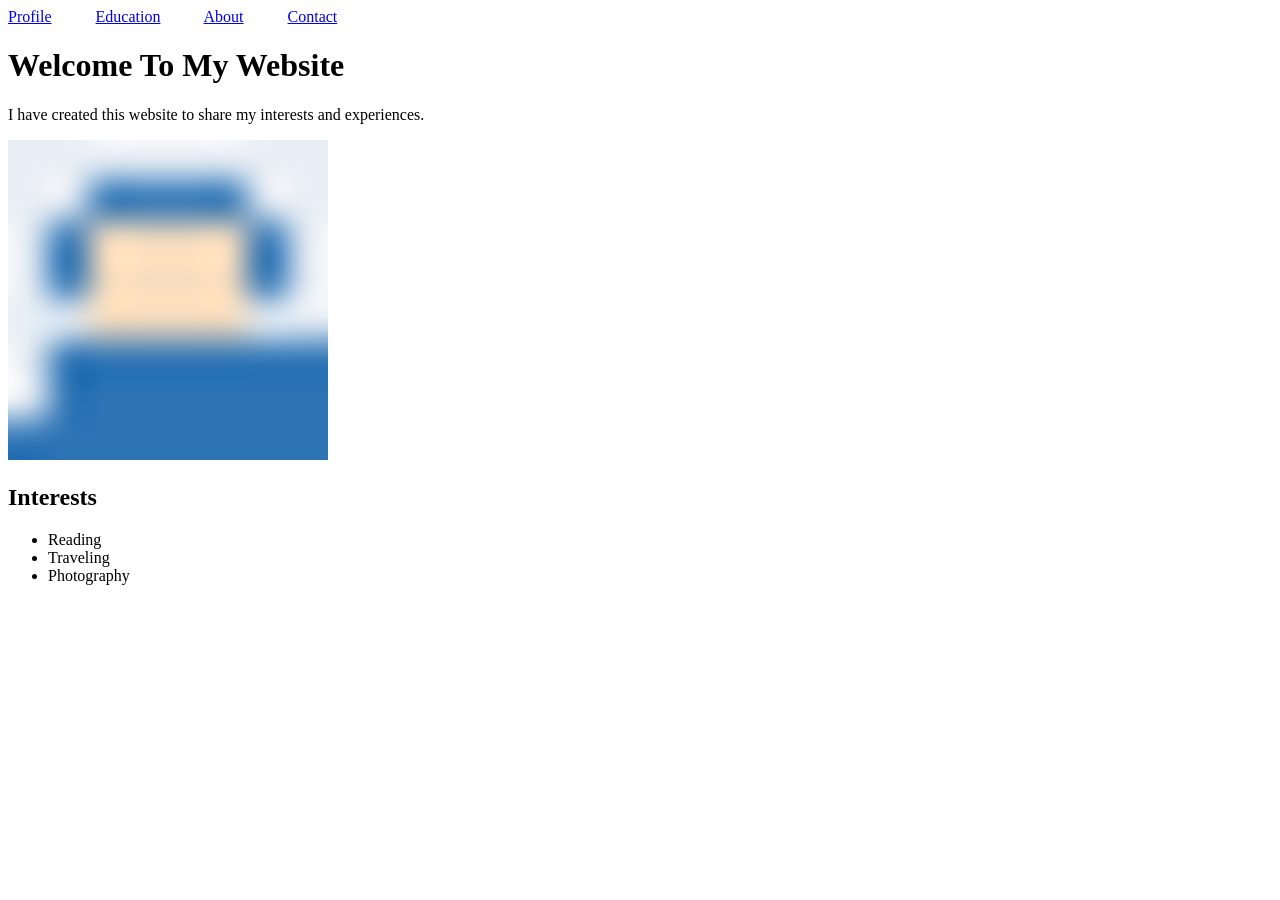
<file: Week1/index.html>
<!DOCTYPE html>
<html lang="en">
<head>
    <meta charset="UTF-8">
    <meta name="viewport" content="width=device-width, initial-scale=1.0">
    <title>Hello, World</title>
</head>
<body>
    <a href="pages/profile.html" style="margin-right: 40px;">Profile</a>
    <a href="pages/education.html" style="margin-right: 40px;">Education</a>
    <a href="pages/about_us.html" style="margin-right: 40px;">About</a>
    <a href="pages/contact.html">Contact</a>


    <h1>Welcome To My Website</h1>

    <p>I have created this website to share my interests and experiences.</p>

    <img src="images/prof_image.jpg" alt="Picture of the author">

    <h2>Interests</h2>
    <ul>
        <li>Reading</li>
        <li>Traveling</li>
        <li>Photography</li>
    </ul>

</body>
</html>
</file>
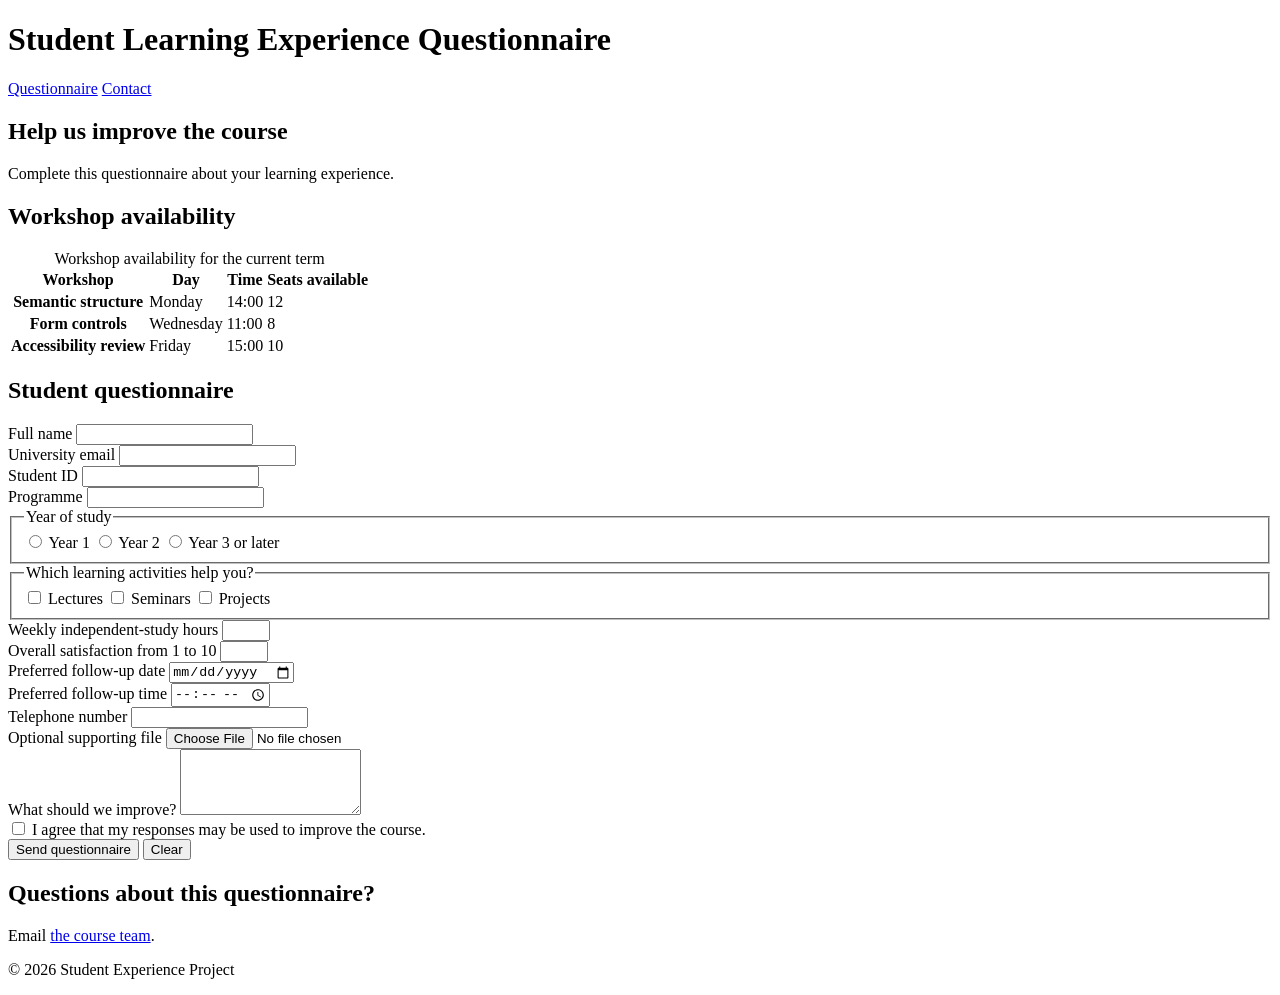
<file: Week2/index.html>
<!DOCTYPE html>
<html lang="en">
<head>
  <meta charset="UTF-8">
  <meta name="viewport" content="width=device-width, initial-scale=1.0">
  <title>Student Learning Experience Questionnaire</title>
</head>

<body>
  <!-- Updated page title and semantic structure start here -->

  <header id="page-header">
    <h1>Student Learning Experience Questionnaire</h1>

    <nav aria-label="Page navigation">
      <a href="#questionnaire">Questionnaire</a>
      <a href="#contact">Contact</a>
    </nav>
  </header>

  <main id="page-main">
    <section id="introduction">
      <h2>Help us improve the course</h2>
      <p>Complete this questionnaire about your learning experience.</p>
    </section>

    <section aria-labelledby="workshop-availability">
      <h2 id="workshop-availability">Workshop availability</h2>

      <table>
        <caption>Workshop availability for the current term</caption>
        <thead>
          <tr>
            <th scope="col">Workshop</th>
            <th scope="col">Day</th>
            <th scope="col">Time</th>
            <th scope="col">Seats available</th>
          </tr>
        </thead>
        <tbody>
          <tr>
            <th scope="row">Semantic structure</th>
            <td>Monday</td>
            <td>14:00</td>
            <td>12</td>
          </tr>
          <tr>
            <th scope="row">Form controls</th>
            <td>Wednesday</td>
            <td>11:00</td>
            <td>8</td>
          </tr>
          <tr>
            <th scope="row">Accessibility review</th>
            <td>Friday</td>
            <td>15:00</td>
            <td>10</td>
          </tr>
        </tbody>
      </table>
      
    </section>

    <section id="questionnaire" aria-labelledby="questionnaire-heading">
      <h2 id="questionnaire-heading">Student questionnaire</h2>

      <form action="#" method="get">
        <div>
          <label for="full-name">Full name</label>
          <input id="full-name" name="full-name" type="text" required>
        </div>

        <div>
          <label for="email">University email</label>
          <input id="email" type="email" name="email" required>
        </div>

        <div>
          <label for="student-id">Student ID</label>
          <input id="student-id" type="text" name="student-id" required>
        </div>

        <div>
          <label for="programme">Programme</label>
          <input id="programme" type="text" name="programme" required>
        </div>

        <fieldset>
          <legend>Year of study</legend>
          <label><input type="radio" name="year" value="year-1" required> Year 1</label>
          <label><input type="radio" name="year" value="year-2"> Year 2</label>
          <label><input type="radio" name="year" value="year-3-plus"> Year 3 or later</label>
        </fieldset>

        <fieldset>
          <legend>Which learning activities help you?</legend>
          <label><input type="checkbox" name="activity" value="lectures"> Lectures</label>
          <label><input type="checkbox" name="activity" value="seminars"> Seminars</label>
          <label><input type="checkbox" name="activity" value="projects"> Projects</label>
        </fieldset>

        <div>
          <label for="hours">Weekly independent-study hours</label>
          <input id="hours" type="number" name="hours" min="0" max="80" step="1" required>
        </div>

        <div>
          <label for="satisfaction">Overall satisfaction from 1 to 10</label>
          <input id="satisfaction" type="number" name="satisfaction" min="1" max="10" step="1" required>
        </div>

        <div>
          <label for="follow-up-date">Preferred follow-up date</label>
          <input id="follow-up-date" type="date" name="follow-up-date" required>
        </div>

        <div>
          <label for="follow-up-time">Preferred follow-up time</label>
          <input id="follow-up-time" type="time" name="follow-up-time" required>
        </div>

        <div>
          <label for="phone">Telephone number</label>
          <input id="phone" type="tel" name="phone" pattern="[0-9+()\-\s]{8,}" required>
        </div>

        <div>
          <label for="portfolio">Optional supporting file</label>
          <input id="portfolio" type="file" name="portfolio" accept=".pdf,.doc,.docx,.png,.jpg,.jpeg">
        </div>

        <div>
          <label for="comments">What should we improve?</label>
          <textarea id="comments" name="comments" rows="4" maxlength="500" required></textarea>
        </div>

        <div>
          <label>
            <input type="checkbox" name="consent" required>
            I agree that my responses may be used to improve the course.
          </label>
        </div>

        <div>
          <button type="submit">Send questionnaire</button>
          <button type="reset">Clear</button>
        </div>
      </form>
    </section>

    <section id="contact">
      <h2>Questions about this questionnaire?</h2>
      <p>Email <a href="mailto:course@example.edu">the course team</a>.</p>
    </section>
  </main>

  <footer>
    <p>&copy; 2026 Student Experience Project</p>
  </footer>
</body>
</html>
</file>
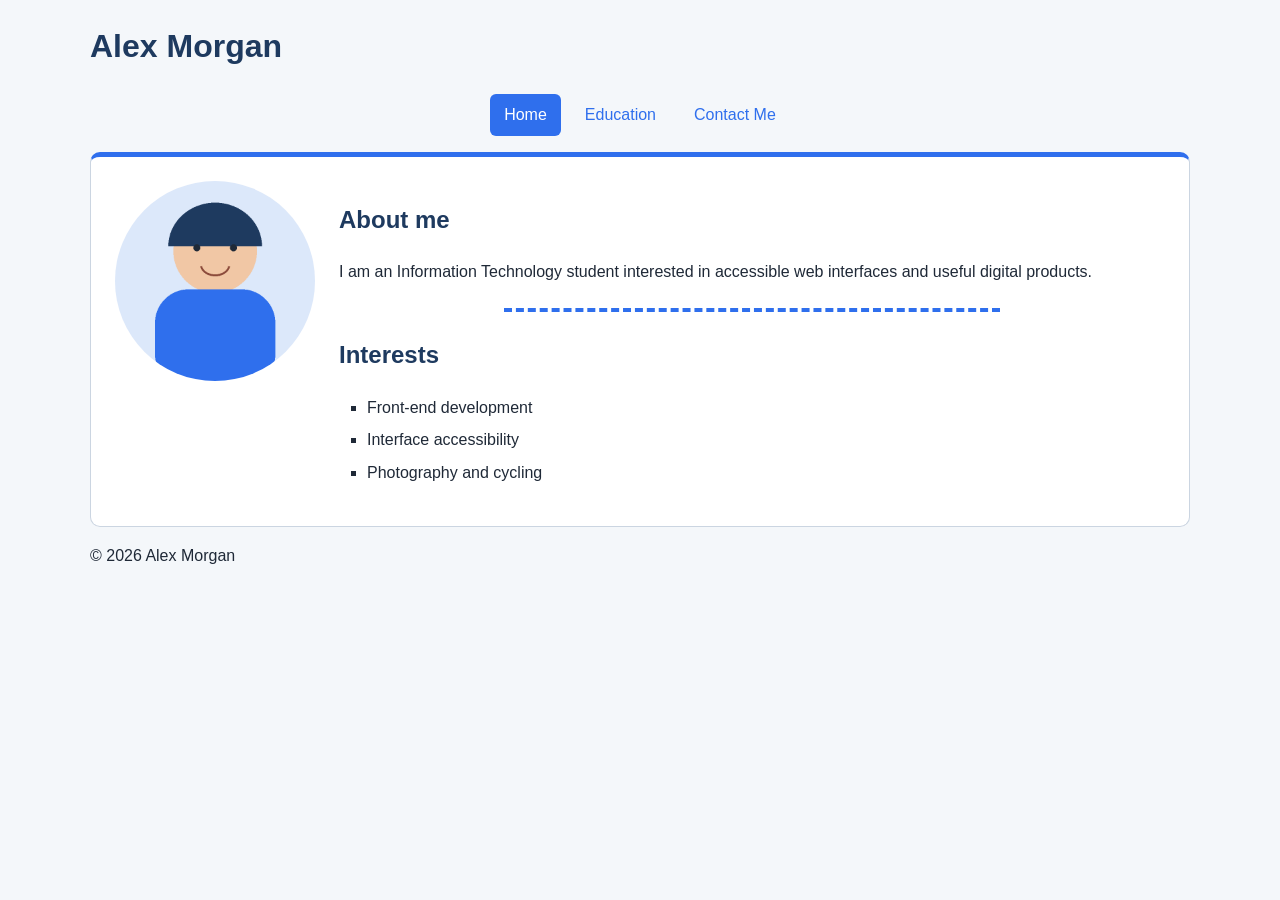
<file: Week3/index.html>
<!DOCTYPE html>
<html lang="en">
<head>
  <meta charset="UTF-8">
  <meta name="viewport" content="width=device-width, initial-scale=1.0">
  <meta name="description" content="Student personal website homepage">
  <title>Alex Morgan | Home</title>
  <link rel="stylesheet" href="css/styles.css">
</head>
<body>
  <header>
    <h1>Alex Morgan</h1>
    <nav aria-label="Main navigation">
      <ul class="nav-list">
        <li><a aria-current="page" href="index.html">Home</a></li>
        <li><a href="education.html">Education</a></li>
        <li><a href="contact.html">Contact Me</a></li>
      </ul>
    </nav>
  </header>
  <main>
    <section class="profile-card featured">
      <img class="profile-picture" src="images/profile.png" alt="Illustrated profile portrait of Alex Morgan">
      <div>
        <h2>About me</h2>
        <p>I am an Information Technology student interested in accessible web interfaces and useful digital products.</p>
        <hr>
        <h2>Interests</h2>
        <ul class="interest-list">
          <li>Front-end development</li>
          <li>Interface accessibility</li>
          <li>Photography and cycling</li>
        </ul>
      </div>
    </section>
  </main>
  <footer><p>&copy; 2026 Alex Morgan</p></footer>
</body>
</html>
</file>
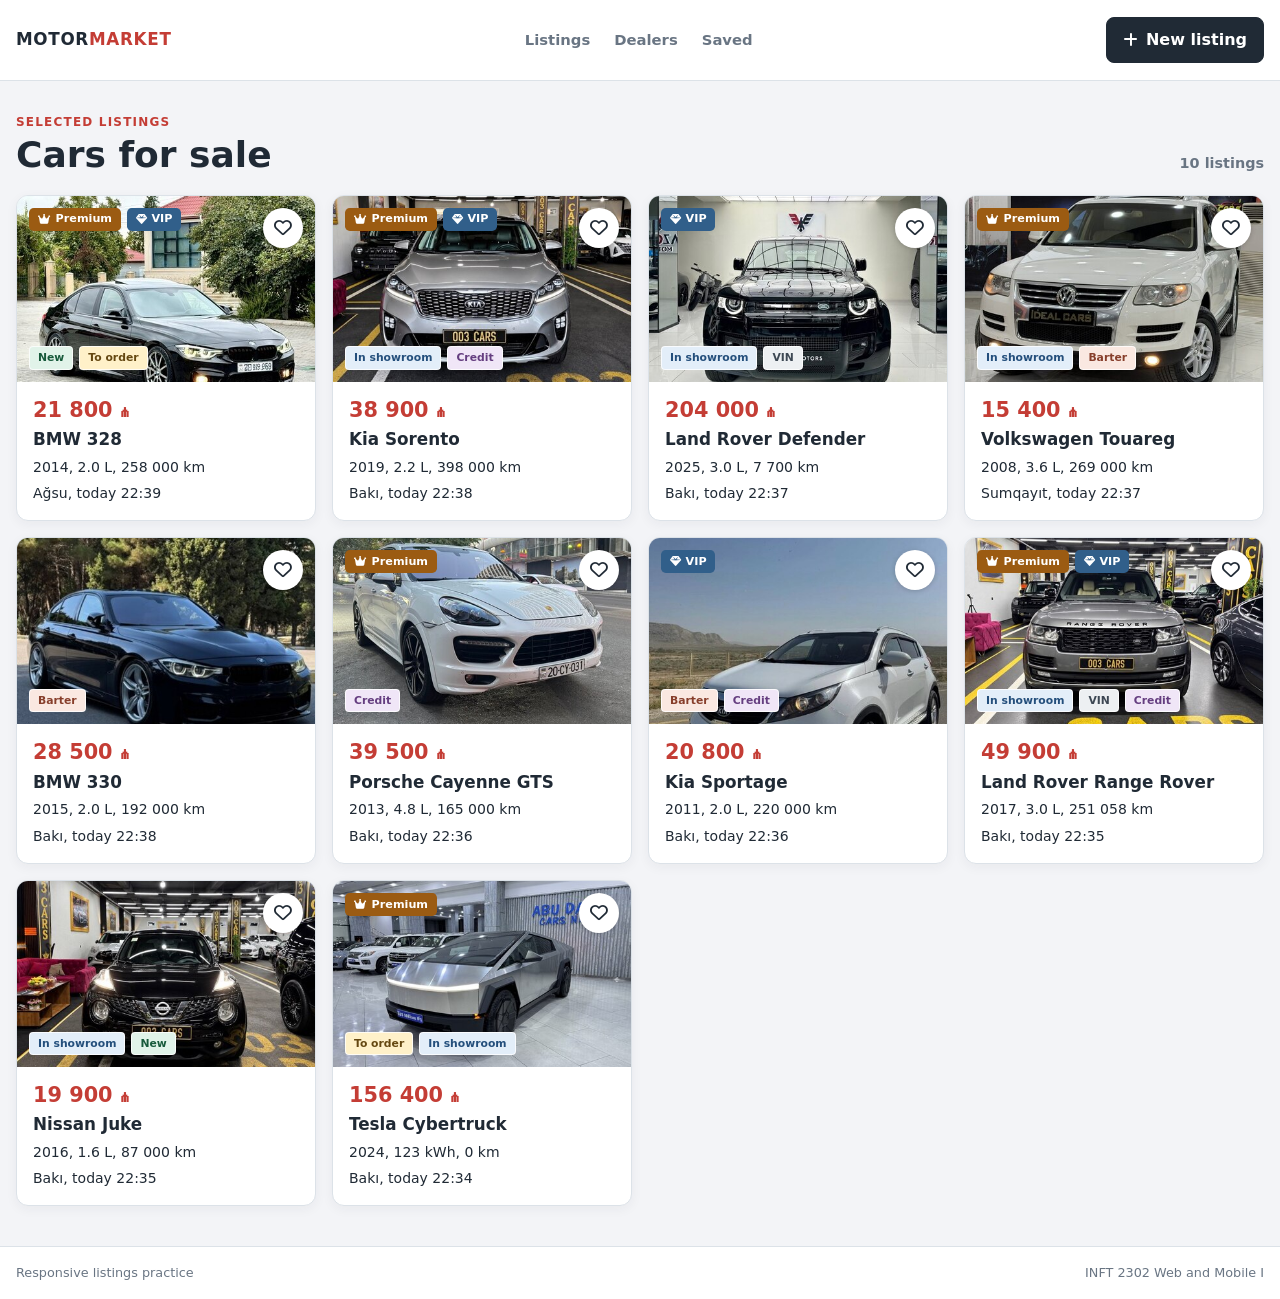
<file: Week4/index.html>
<!DOCTYPE html>
<html lang="en">
<head>
  <meta charset="UTF-8">
  <meta name="viewport" content="width=device-width, initial-scale=1.0">
  <title>Motor Market Listings</title>
  <link rel="preconnect" href="https://cdnjs.cloudflare.com">
  <link rel="stylesheet" href="assets/fontawesome/css/all.min.css">
  <link rel="stylesheet" href="variables-example.css">
  <link rel="stylesheet" href="styles.css">
</head>
<body>
  <header class="site-header">
    <div class="container header-inner">
      <a class="brand" href="#">MOTOR<span>MARKET</span></a>
      <nav aria-label="Main navigation">
        <ul class="nav-list">
          <li><a href="#listings">Listings</a></li>
          <li><a href="#">Dealers</a></li>
          <li><a href="#">Saved</a></li>
        </ul>
      </nav>
      <button class="sell-button" type="button"><i class="fa-solid fa-plus" aria-hidden="true"></i> New listing</button>
    </div>
  </header>




  
  <main class="container" id="listings">
    <section class="section-heading">
      <div>
        <p class="eyebrow">Selected listings</p>
        <h1>Cars for sale</h1>
      </div>
      <p class="result-count">10 listings</p>
    </section>

    <div class="card-list">
      <article class="car-card">
        <div class="car-card__image">
          <img src="images/car-01.jpg" alt="Blue BMW 328">
          <div class="promo-badges"><span class="promo promo--premium"><i class="fa-solid fa-crown"></i><span>Premium</span></span><span class="promo promo--vip"><i class="fa-solid fa-gem"></i><span>VIP</span></span></div>
          <div class="status-tags"><span class="tag tag--new">New</span><span class="tag tag--order">To order</span></div>
          <button class="favorite" type="button" aria-label="Add BMW 328 to favourites"><i class="fa-regular fa-heart"></i></button>
        </div>
        <div class="car-card__content"><p class="price">21 800 ₼</p><h2>BMW 328</h2><p>2014, 2.0 L, 258 000 km</p><p class="meta">Ağsu, today 22:39</p></div>
      </article>

      <article class="car-card">
        <div class="car-card__image">
          <img src="images/car-02.jpg" alt="White Kia Sorento">
          <div class="promo-badges"><span class="promo promo--premium"><i class="fa-solid fa-crown"></i><span>Premium</span></span><span class="promo promo--vip"><i class="fa-solid fa-gem"></i><span>VIP</span></span></div>
          <div class="status-tags"><span class="tag tag--dealer">In showroom</span><span class="tag tag--credit">Credit</span></div>
          <button class="favorite" type="button" aria-label="Add Kia Sorento to favourites"><i class="fa-regular fa-heart"></i></button>
        </div>
        <div class="car-card__content"><p class="price">38 900 ₼</p><h2>Kia Sorento</h2><p>2019, 2.2 L, 398 000 km</p><p class="meta">Bakı, today 22:38</p></div>
      </article>

      <article class="car-card">
        <div class="car-card__image">
          <img src="images/car-03.jpg" alt="Black Land Rover Defender">
          <div class="promo-badges"><span class="promo promo--vip"><i class="fa-solid fa-gem"></i><span>VIP</span></span></div>
          <div class="status-tags"><span class="tag tag--dealer">In showroom</span><span class="tag tag--vin">VIN</span></div>
          <button class="favorite" type="button" aria-label="Add Land Rover Defender to favourites"><i class="fa-regular fa-heart"></i></button>
        </div>
        <div class="car-card__content"><p class="price">204 000 ₼</p><h2>Land Rover Defender</h2><p>2025, 3.0 L, 7 700 km</p><p class="meta">Bakı, today 22:37</p></div>
      </article>

      <article class="car-card">
        <div class="car-card__image">
          <img src="images/car-04.jpg" alt="Black Volkswagen Touareg">
          <div class="promo-badges"><span class="promo promo--premium"><i class="fa-solid fa-crown"></i><span>Premium</span></span></div>
          <div class="status-tags"><span class="tag tag--dealer">In showroom</span><span class="tag tag--barter">Barter</span></div>
          <button class="favorite" type="button" aria-label="Add Volkswagen Touareg to favourites"><i class="fa-regular fa-heart"></i></button>
        </div>
        <div class="car-card__content"><p class="price">15 400 ₼</p><h2>Volkswagen Touareg</h2><p>2008, 3.6 L, 269 000 km</p><p class="meta">Sumqayıt, today 22:37</p></div>
      </article>

      <article class="car-card">
        <div class="car-card__image">
          <img src="images/car-05.jpg" alt="Blue BMW 330">
          <div class="status-tags"><span class="tag tag--barter">Barter</span></div>
          <button class="favorite" type="button" aria-label="Add BMW 330 to favourites"><i class="fa-regular fa-heart"></i></button>
        </div>
        <div class="car-card__content"><p class="price">28 500 ₼</p><h2>BMW 330</h2><p>2015, 2.0 L, 192 000 km</p><p class="meta">Bakı, today 22:38</p></div>
      </article>

      <article class="car-card">
        <div class="car-card__image">
          <img src="images/car-06.jpg" alt="Black Porsche Cayenne GTS">
          <div class="promo-badges"><span class="promo promo--premium"><i class="fa-solid fa-crown"></i><span>Premium</span></span></div>
          <div class="status-tags"><span class="tag tag--credit">Credit</span></div>
          <button class="favorite" type="button" aria-label="Add Porsche Cayenne to favourites"><i class="fa-regular fa-heart"></i></button>
        </div>
        <div class="car-card__content"><p class="price">39 500 ₼</p><h2>Porsche Cayenne GTS</h2><p>2013, 4.8 L, 165 000 km</p><p class="meta">Bakı, today 22:36</p></div>
      </article>

      <article class="car-card">
        <div class="car-card__image">
          <img src="images/car-07.jpg" alt="White Kia Sportage">
          <div class="promo-badges"><span class="promo promo--vip"><i class="fa-solid fa-gem"></i><span>VIP</span></span></div>
          <div class="status-tags"><span class="tag tag--barter">Barter</span><span class="tag tag--credit">Credit</span></div>
          <button class="favorite" type="button" aria-label="Add Kia Sportage to favourites"><i class="fa-regular fa-heart"></i></button>
        </div>
        <div class="car-card__content"><p class="price">20 800 ₼</p><h2>Kia Sportage</h2><p>2011, 2.0 L, 220 000 km</p><p class="meta">Bakı, today 22:36</p></div>
      </article>

      <article class="car-card">
        <div class="car-card__image">
          <img src="images/car-08.jpg" alt="White Land Rover Range Rover">
          <div class="promo-badges"><span class="promo promo--premium"><i class="fa-solid fa-crown"></i><span>Premium</span></span><span class="promo promo--vip"><i class="fa-solid fa-gem"></i><span>VIP</span></span></div>
          <div class="status-tags"><span class="tag tag--dealer">In showroom</span><span class="tag tag--vin">VIN</span><span class="tag tag--credit">Credit</span></div>
          <button class="favorite" type="button" aria-label="Add Range Rover to favourites"><i class="fa-regular fa-heart"></i></button>
        </div>
        <div class="car-card__content"><p class="price">49 900 ₼</p><h2>Land Rover Range Rover</h2><p>2017, 3.0 L, 251 058 km</p><p class="meta">Bakı, today 22:35</p></div>
      </article>

      <article class="car-card">
        <div class="car-card__image">
          <img src="images/car-09.jpg" alt="Red Nissan Juke">
          <div class="status-tags"><span class="tag tag--dealer">In showroom</span><span class="tag tag--new">New</span></div>
          <button class="favorite" type="button" aria-label="Add Nissan Juke to favourites"><i class="fa-regular fa-heart"></i></button>
        </div>
        <div class="car-card__content"><p class="price">19 900 ₼</p><h2>Nissan Juke</h2><p>2016, 1.6 L, 87 000 km</p><p class="meta">Bakı, today 22:35</p></div>
      </article>

      <article class="car-card">
        <div class="car-card__image">
          <img src="images/car-10.jpg" alt="Silver Tesla Cybertruck">
          <div class="promo-badges"><span class="promo promo--premium"><i class="fa-solid fa-crown"></i><span>Premium</span></span></div>
          <div class="status-tags"><span class="tag tag--order">To order</span><span class="tag tag--dealer">In showroom</span></div>
          <button class="favorite" type="button" aria-label="Add Tesla Cybertruck to favourites"><i class="fa-regular fa-heart"></i></button>
        </div>
        <div class="car-card__content"><p class="price">156 400 ₼</p><h2>Tesla Cybertruck</h2><p>2024, 123 kWh, 0 km</p><p class="meta">Bakı, today 22:34</p></div>
      </article>
    </div>
  </main>

  <footer class="site-footer"><div class="container footer-inner"><p>Responsive listings practice</p><p>INFT 2302 Web and Mobile I</p></div></footer>
</body>
</html>
</file>
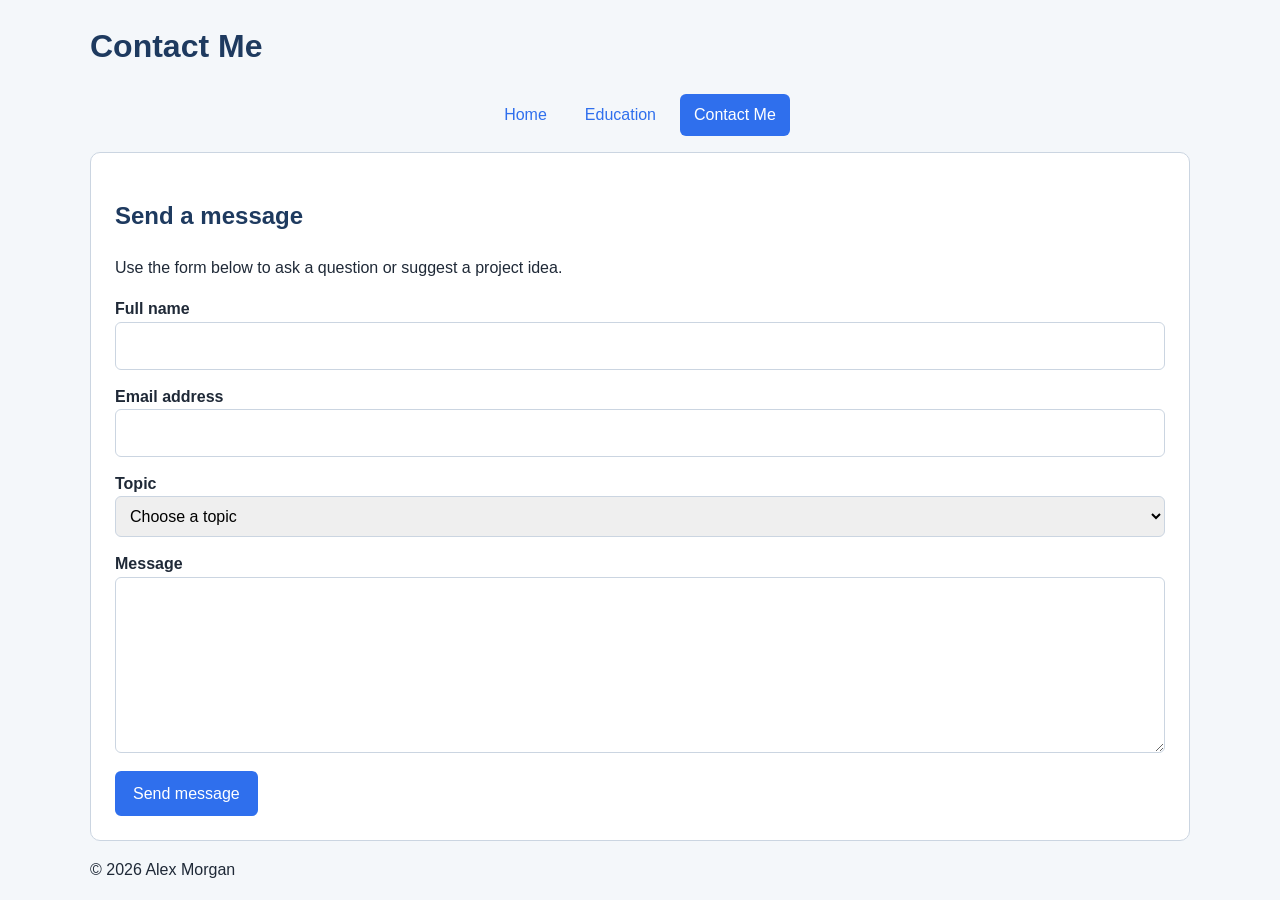
<file: Week3/contact.html>
<!DOCTYPE html>
<html lang="en">
<head>
  <meta charset="UTF-8">
  <meta name="viewport" content="width=device-width, initial-scale=1.0">
  <meta name="description" content="Contact form for Alex Morgan">
  <title>Alex Morgan | Contact Me</title>
  <link rel="stylesheet" href="css/styles.css">
</head>
<body>
  <header>
    <h1>Contact Me</h1>
    <nav aria-label="Main navigation">
      <ul class="nav-list">
        <li><a href="index.html">Home</a></li>
        <li><a href="education.html">Education</a></li>
        <li><a aria-current="page" href="contact.html">Contact Me</a></li>
      </ul>
    </nav>
  </header>
  <main>
    <section class="card contact-card">
      <h2>Send a message</h2>
      <p>Use the form below to ask a question or suggest a project idea.</p>
      <form action="#" method="post">
        <label for="name">Full name</label>
        <input id="name" name="name" type="text" autocomplete="name" required>
        <label for="email">Email address</label>
        <input id="email" name="email" type="email" autocomplete="email" required>
        <label for="topic">Topic</label>
        <select id="topic" name="topic"><option value="">Choose a topic</option><option>Course question</option><option>Project idea</option><option>Other</option></select>
        <label for="message">Message</label>
        <textarea id="message" name="message" rows="6" required></textarea>
        <button type="submit">Send message</button>
      </form>
    </section>
  </main>
  <footer><p>&copy; 2026 Alex Morgan</p></footer>
</body>
</html>
</file>
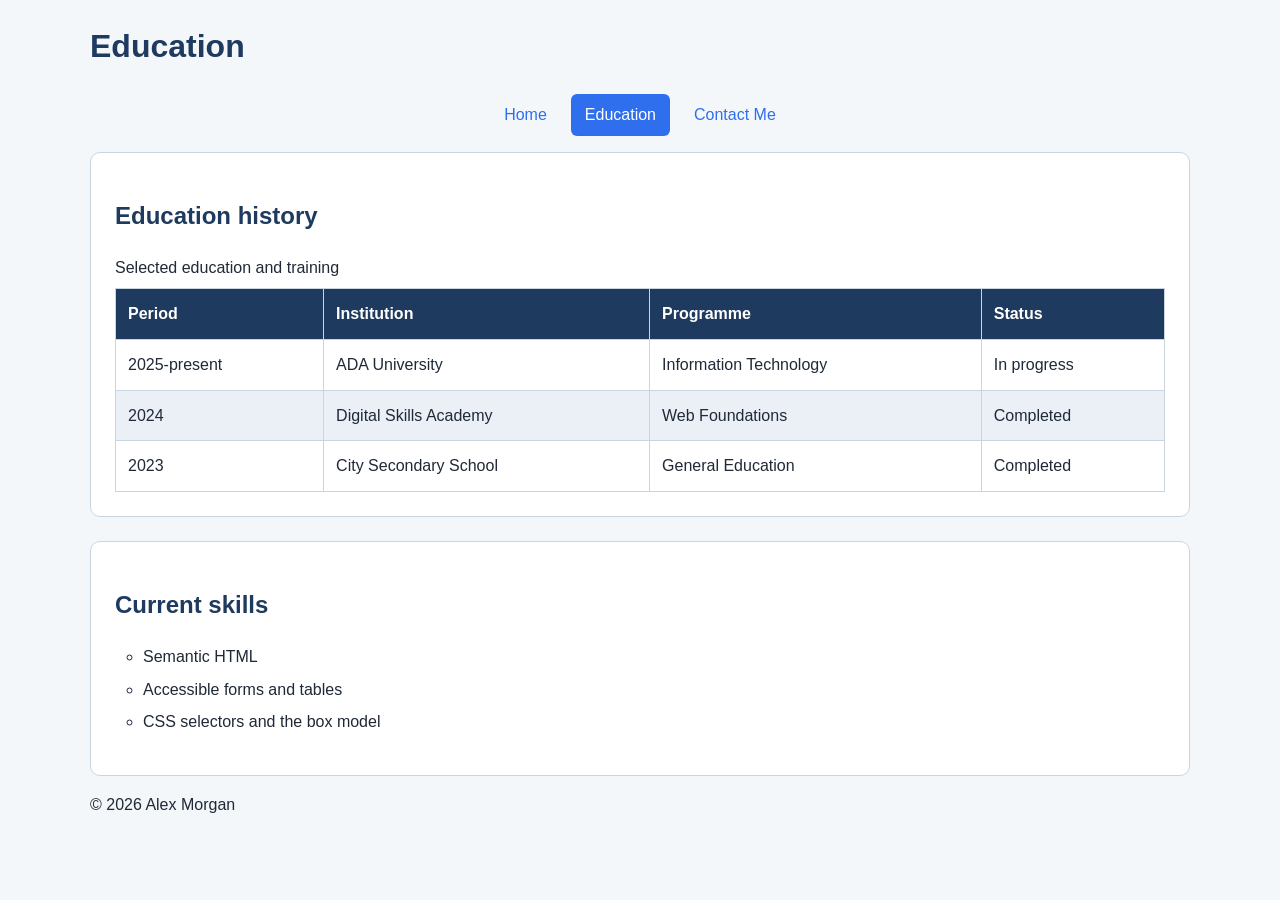
<file: Week3/education.html>
<!DOCTYPE html>
<html lang="en">
<head>
  <meta charset="UTF-8">
  <meta name="viewport" content="width=device-width, initial-scale=1.0">
  <meta name="description" content="Education history for Alex Morgan">
  <title>Alex Morgan | Education</title>
  <link rel="stylesheet" href="css/styles.css">
</head>
<body>
  <header>
    <h1>Education</h1>
    <nav aria-label="Main navigation">
      <ul class="nav-list">
        <li><a href="index.html">Home</a></li>
        <li><a aria-current="page" href="education.html">Education</a></li>
        <li><a href="contact.html">Contact Me</a></li>
      </ul>
    </nav>
  </header>
  <main>
    <section class="card">
      <h2>Education history</h2>
      <div class="table-wrapper">
        <table>
          <caption>Selected education and training</caption>
          <thead><tr><th scope="col">Period</th><th scope="col">Institution</th><th scope="col">Programme</th><th scope="col">Status</th></tr></thead>
          <tbody>
            <tr><td>2025-present</td><td>ADA University</td><td>Information Technology</td><td>In progress</td></tr>
            <tr><td>2024</td><td>Digital Skills Academy</td><td>Web Foundations</td><td>Completed</td></tr>
            <tr><td>2023</td><td>City Secondary School</td><td>General Education</td><td>Completed</td></tr>
          </tbody>
        </table>
      </div>
    </section>
    <section class="card">
      <h2>Current skills</h2>
      <ul class="skills-list"><li>Semantic HTML</li><li>Accessible forms and tables</li><li>CSS selectors and the box model</li></ul>
    </section>
  </main>
  <footer><p>&copy; 2026 Alex Morgan</p></footer>
</body>
</html>
</file>
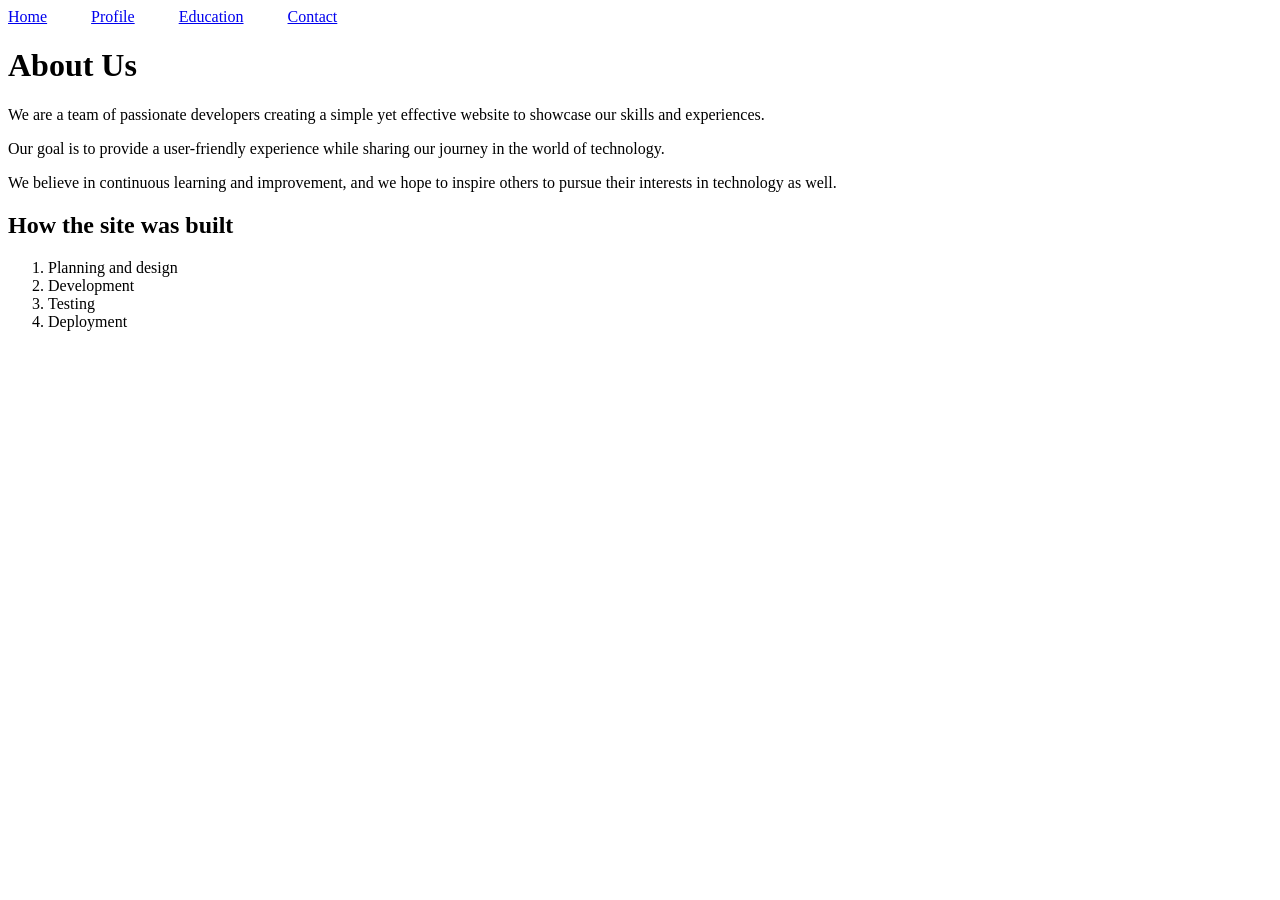
<file: Week1/pages/about_us.html>
<!DOCTYPE html>
<html lang="en">
<head>
    <meta charset="UTF-8">
    <meta name="viewport" content="width=device-width, initial-scale=1.0">
    <title>About page</title>
</head>
<body>

    <a href="../index.html" style="margin-right: 40px;">Home</a>
    <a href="../pages/profile.html" style="margin-right: 40px;">Profile</a>
    <a href="../pages/education.html" style="margin-right: 40px;">Education</a> 
    <a href="../pages/contact.html" style="margin-right: 40px;">Contact</a>  

    <h1>About Us</h1>
    <p>We are a team of passionate developers creating a simple yet effective website to showcase our skills and experiences.</p>
    <p>Our goal is to provide a user-friendly experience while sharing our journey in the world of technology.</p>  
    <p>We believe in continuous learning and improvement, and we hope to inspire others to pursue their interests in technology as well.</p>    

    <h2>How the site was built</h2>
    
    <ol>
        <li>Planning and design</li>
        <li>Development</li>
        <li>Testing</li>
        <li>Deployment</li>
    </ol>
</body>
</html>
</file>
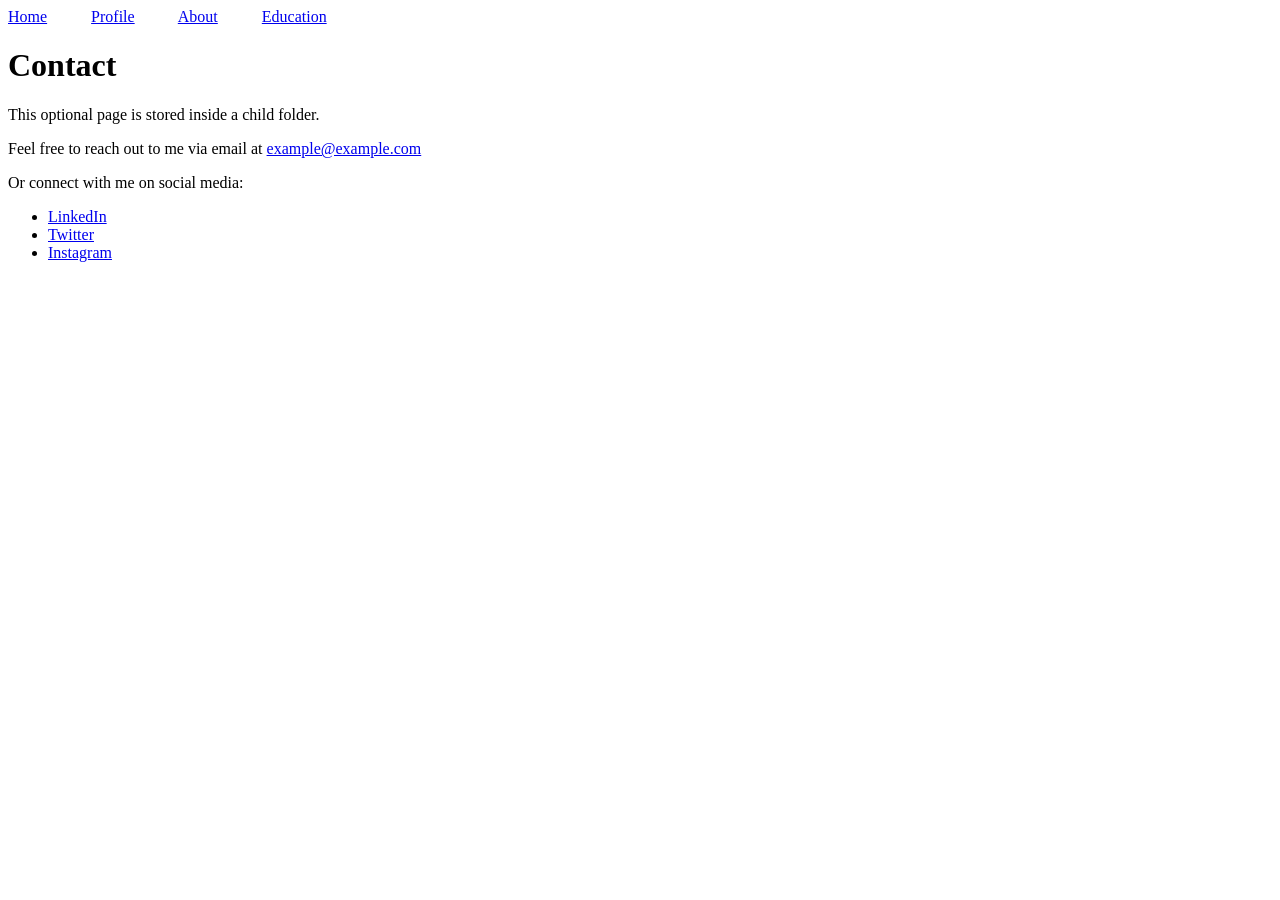
<file: Week1/pages/contact.html>
<!DOCTYPE html>
<html lang="en">
<head>
    <meta charset="UTF-8">
    <meta name="viewport" content="width=device-width, initial-scale=1.0">
    <title>Contact</title>
</head>
<body>
    <a href="../index.html" style="margin-right: 40px;">Home</a>
    <a href="../pages/profile.html" style="margin-right: 40px;">Profile</a>
    <a href="../pages/about_us.html" style="margin-right: 40px;">About</a>
    <a href="../pages/education.html" style="margin-right: 40px;">Education</a>

    <h1>Contact</h1>
    <p>This optional page is stored inside a child folder.</p>
    <p>Feel free to reach out to me via email at <a href="mailto:example@example.com">example@example.com</a></p>
    <p>Or connect with me on social media:</p>
    <ul>
        <li><a href="https://www.linkedin.com/in/example" target="_blank">LinkedIn</a></li>
        <li><a href="https://twitter.com/example" target="_blank">Twitter</a></li>
        <li><a href="https://instagram.com/example" target="_blank">Instagram</a></li>
    </ul>
</body>
</html>
</file>
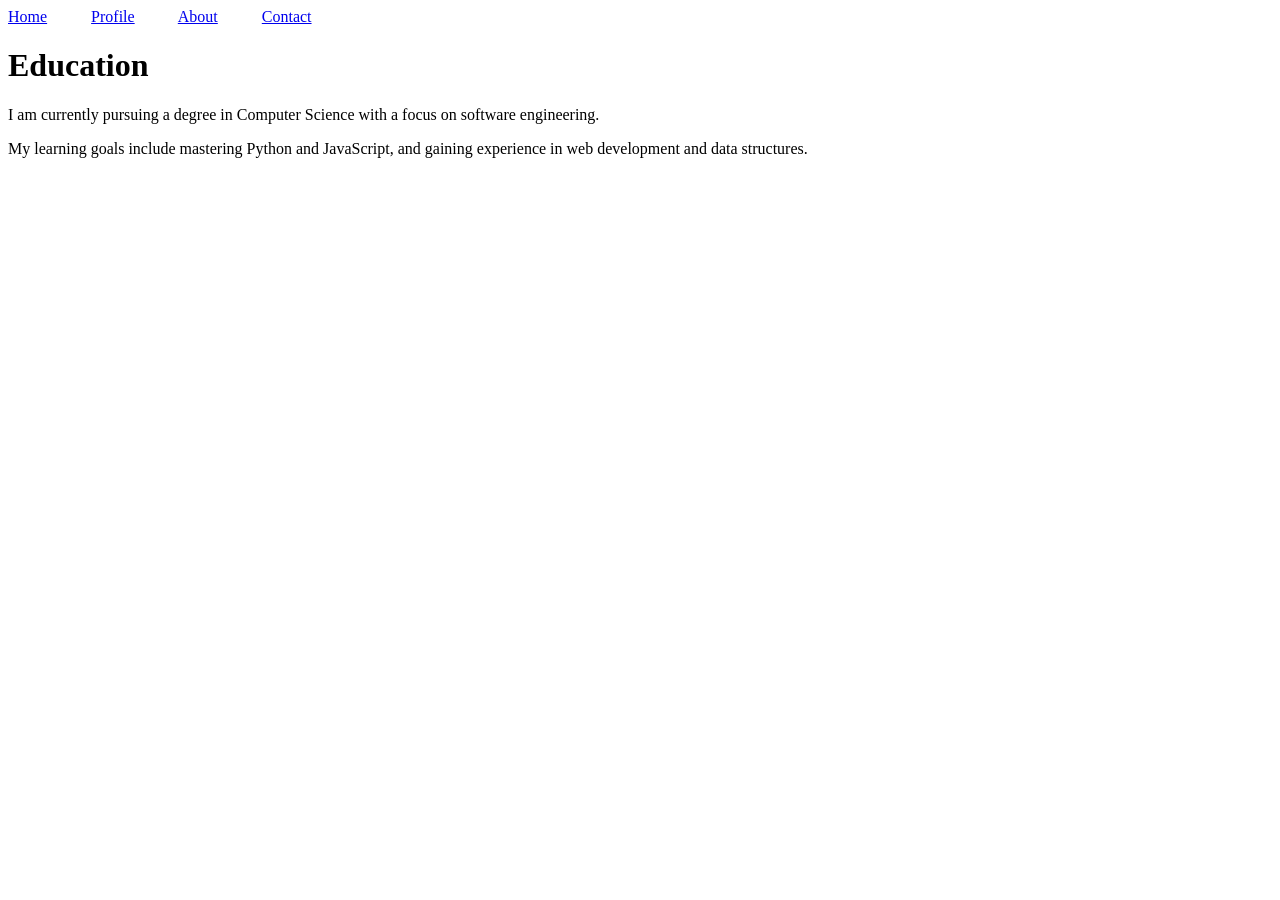
<file: Week1/pages/education.html>
<!DOCTYPE html>
<html lang="en">
<head>
    <meta name="description" content="Education and learning goals">
    <meta charset="UTF-8">
    <meta name="viewport" content="width=device-width, initial-scale=1.0">
    <title>Education page</title>
</head>
<body>
    <a href="../index.html"  style="margin-right: 40px;">Home</a>
    <a href="../pages/profile.html" style="margin-right: 40px;">Profile</a>
    <a href="../pages/about_us.html" style="margin-right: 40px;">About</a>
    <a href="../pages/contact.html">Contact</a>

    <h1>Education</h1>
    <p>I am currently pursuing a degree in Computer Science with a focus on software engineering.</p>
    <p>My learning goals include mastering Python and JavaScript, and gaining experience in web development and data structures.</p>

</body>
</html>
</file>
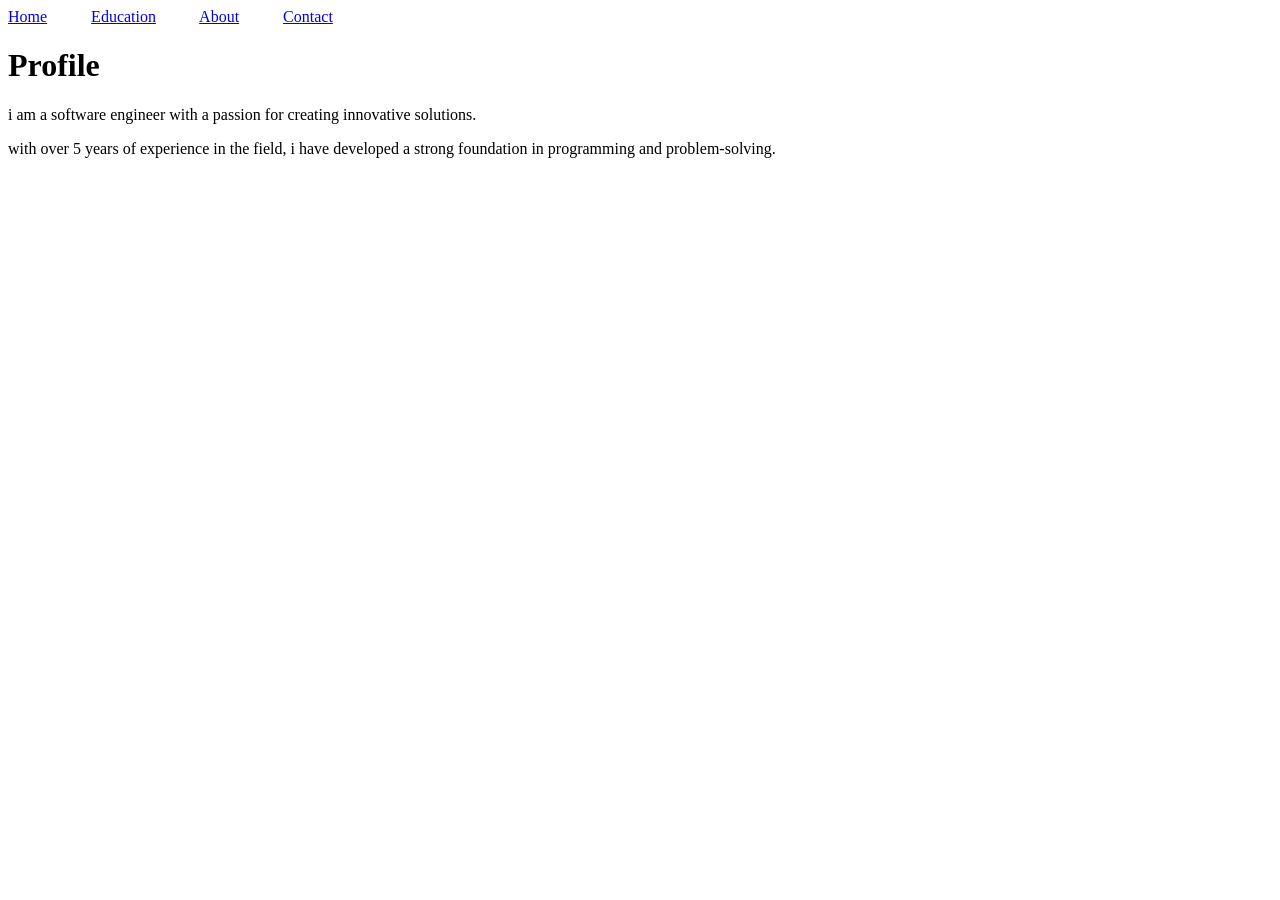
<file: Week1/pages/profile.html>
<!DOCTYPE html>
<html lang="en">
<head>
    <meta charset="UTF-8">
    <meta name="viewport" content="width=device-width, initial-scale=1.0">
    <title>Profile page</title>
</head>
<body>
    <a href="../index.html" style="margin-right: 40px;">Home</a>
    <a href="../pages/education.html" style="margin-right: 40px;">Education</a>
    <a href="../pages/about_us.html" style="margin-right: 40px;">About</a>
    <a href="../pages/contact.html">Contact</a>
    
    <h1>Profile</h1>
    <p>i am a software engineer with a passion for creating innovative solutions.</p>
    <p>with over 5 years of experience in the field, i have developed a strong foundation in programming and problem-solving.</p> 

</body>
</html>
</file>
<file: Week3/css/styles.css>
/* Week 3 CSS assignment
   Complete the required rules in this external stylesheet.
   Use the exact values in the Student Assignment Guide. */

/* 1. Universal box sizing */

 *{
   box-sizing: border-box;
}

/* 2. Shared page background, body width, centring and typography */
html,
body {
   background: #F4F7FA;
}

body {
   width: 90%;
   max-width: 1100px;
   margin: 0 auto;
   color: #1F2937;
   font-family: Arial, sans-serif;
   line-height: 1.6;
}

h1,
h2,
h3 {
   color: #1E3A5F;
}

main {
   display: grid;
   gap: 24px;
}

/* 3. Navigation list and link states */
.nav-list {
   display: flex;
   flex-wrap: wrap;
   justify-content: center;
   gap: 10px;
   padding: 0;
   list-style: none;
}

.nav-list a {
   display: block;
   padding: 8px 14px;
   color: #2F6FED;
   border-radius: 6px;
   text-decoration: none;
}

.nav-list a:hover,
.nav-list a:focus,
a[aria-current="page"] {
   color: white;
   background: #2F6FED;
}

/* 4. Cards, including the element with both card and featured classes */
.card,
.profile-card {
   padding: 24px;
   background: white;
   border: 1px solid #CBD5E1;
   border-radius: 10px;
}

.card.featured,
.profile-card.featured {
   border-top: 5px solid #2F6FED;
}

/* 5. Circular profile image and hover enlargement */
.profile-card {
   display: grid;
   grid-template-columns: 200px 1fr;
   gap: 24px;
   align-items: start;
}

.profile-picture {
   width: 200px;
   height: 200px;
   border-radius: 50%;
   object-fit: cover;
   transition: width 0.25s, height 0.25s;
}

.profile-picture:hover {
   width: 220px;
   height: 220px;
}

/* 6. Short, centred, thick dashed horizontal rule */
hr {
   width: 60%;
   margin: 24px auto;
   border: 0;
   border-top: 4px dashed #2F6FED;
}

/* 7. Interest and skills lists */
.interest-list,
.skills-list {
   padding-left: 28px;
}

.interest-list {
   list-style-type: square;
}

.skills-list {
   list-style-type: circle;
}

.interest-list li,
.skills-list li {
   margin-bottom: 7px;
}

/* 8. Education table and overflow wrapper */
.table-wrapper {
   overflow-x: auto;
}

table {
   width: 100%;
   border-collapse: collapse;
}

caption {
   padding-bottom: 8px;
   text-align: left;
}

th,
td {
   padding: 12px;
   border: 1px solid #CBD5E1;
   text-align: left;
}

thead {
   color: white;
   background: #1E3A5F;
}

tbody tr:nth-child(even) {
   background: #EAF0F6;
}

tbody tr:hover {
   background: #DDE8F7;
}

/* 9. Contact form controls, focus states and button */
label {
   display: block;
   margin-top: 14px;
   font-weight: bold;
}

input,
select,
textarea {
   display: block;
   width: 100%;
   padding: 10px;
   border: 1px solid #CBD5E1;
   border-radius: 6px;
   font: inherit;
}

input:focus,
select:focus,
textarea:focus {
   border-color: #2F6FED;
}

#message {
   min-height: 140px;
}

button {
   margin-top: 18px;
   padding: 10px 18px;
   color: white;
   background: #2F6FED;
   border: 0;
   border-radius: 6px;
   font: inherit;
   cursor: pointer;
}

button:hover,
button:focus {
   background: #1D4ED8;
}

@media (max-width: 640px) {
   .profile-card {
      grid-template-columns: 1fr;
   }
}
</file>
<file: Week4/variables-example.css>
:root {
  --page-background: #f3f4f7;
}

body {
  background-color: var(--page-background);
}
</file>
<file: Week4/styles.css>
:root {
	--surface: #ffffff;
	--text: #202a35;
	--muted-text: #697583;
	--accent: #c43d35;
	--border: #dce2e8;
	--card-radius: 0.75rem;
}

*,
*::before,
*::after {
	box-sizing: border-box;
}

body {
	margin: 0;
	color: var(--text);
	font-family: system-ui, -apple-system, BlinkMacSystemFont, "Segoe UI", sans-serif;
	line-height: 1.5;
}

img {
	display: block;
	max-width: 100%;
}

button {
	font: inherit;
}

.container {
	width: min(100% - 2rem, 80rem);
	margin-inline: auto;
}

.site-header {
	background: var(--surface);
	border-bottom: 1px solid var(--border);
}

.header-inner {
	display: flex;
	align-items: center;
	justify-content: space-between;
	flex-wrap: wrap;
	gap: 1rem 1.5rem;
	min-height: 5rem;
	padding-block: 0.75rem;
}

.brand {
	color: var(--text);
	font-size: 1.05rem;
	font-weight: 850;
	letter-spacing: 0.04em;
	text-decoration: none;
	transition: color 160ms ease;
	white-space: nowrap;
}

.brand:hover {
	color: var(--accent);
}

.brand span {
	color: var(--accent);
}

.nav-list {
	display: flex;
	flex-wrap: wrap;
	gap: 0.5rem 1.5rem;
	margin: 0;
	padding: 0;
	list-style: none;
}

.nav-list a {
	color: var(--muted-text);
	font-size: 0.925rem;
	font-weight: 650;
	text-decoration: none;
	transition: color 160ms ease, transform 160ms ease;
}

.nav-list a:hover {
	color: var(--accent);
	transform: translateY(-1px);
}

.sell-button {
	display: inline-flex;
	align-items: center;
	justify-content: center;
	gap: 0.5rem;
	min-height: 2.75rem;
	padding: 0.625rem 1rem;
	color: var(--surface);
	background: var(--text);
	border: 1px solid var(--text);
	border-radius: 0.5rem;
	cursor: pointer;
	font-weight: 700;
	transition: background-color 160ms ease, border-color 160ms ease, box-shadow 160ms ease, transform 160ms ease;
}

.sell-button:hover,
.sell-button:focus-visible {
	background: var(--accent);
	border-color: var(--accent);
	box-shadow: 0 0.35rem 0.8rem rgb(32 42 53 / 20%);
	transform: translateY(-1px);
}

.section-heading {
	display: flex;
	align-items: end;
	justify-content: space-between;
	flex-wrap: wrap;
	gap: 0.75rem 1rem;
	padding-block: 2rem 1.25rem;
}

.eyebrow {
	margin: 0 0 0.25rem;
	color: var(--accent);
	font-size: 0.75rem;
	font-weight: 800;
	letter-spacing: 0.1em;
	text-transform: uppercase;
}

.section-heading h1 {
	margin: 0;
	font-size: clamp(1.75rem, 5vw, 2.25rem);
	line-height: 1.1;
}

.result-count {
	margin: 0;
	color: var(--muted-text);
	font-size: 0.9rem;
	font-weight: 600;
}

.card-list {
	display: flex;
	flex-wrap: wrap;
	gap: 1rem;
	padding-bottom: 2.5rem;
}

.car-card {
	flex: 0 0 100%;
	min-width: 0;
	overflow: hidden;
	background: var(--surface);
	border: 1px solid var(--border);
	border-radius: var(--card-radius);
	box-shadow: 0 0.2rem 0.75rem rgb(32 42 53 / 5%);
	transition: transform 180ms ease, box-shadow 180ms ease, border-color 180ms ease;
}

.car-card:hover,
.car-card:focus-within {
	transform: translateY(-3px);
	border-color: #c3cbd4;
	box-shadow: 0 0.75rem 1.5rem rgb(32 42 53 / 16%);
}

.car-card__image {
	position: relative;
	overflow: hidden;
	aspect-ratio: 16 / 10;
	background: #e7ebef;
}

.car-card__image > img {
	width: 100%;
	height: 100%;
	object-fit: cover;
	transition: transform 220ms ease;
}

.car-card:hover .car-card__image > img,
.car-card:focus-within .car-card__image > img {
	transform: scale(1.035);
}

.favorite {
	position: absolute;
	top: 0.75rem;
	right: 0.75rem;
	display: grid;
	width: 2.5rem;
	aspect-ratio: 1;
	place-items: center;
	color: var(--text);
	background: var(--surface);
	border: 0;
	border-radius: 50%;
	box-shadow: 0 1px 5px rgb(0 0 0 / 18%);
	cursor: pointer;
	font-size: 1.1rem;
	transition: color 160ms ease, transform 160ms ease, box-shadow 160ms ease;
}

.favorite:hover,
.favorite:focus-visible {
	color: var(--accent);
	box-shadow: 0 0.35rem 0.8rem rgb(0 0 0 / 25%);
	transform: scale(1.06);
}

.favorite:hover .fa-heart,
.favorite:focus-visible .fa-heart {
	font-family: "Font Awesome 6 Free", "Font Awesome 5 Free", sans-serif;
	font-weight: 900;
}

.promo-badges {
	position: absolute;
	top: 0.75rem;
	left: 0.75rem;
	display: flex;
	flex-wrap: wrap;
	gap: 0.375rem;
	max-width: calc(100% - 4rem);
}

.promo {
	display: inline-flex;
	align-items: center;
	gap: 0.3rem;
	max-width: 100%;
	padding: 0.3rem 0.55rem;
	color: #fff;
	border-radius: 0.3rem;
	font-size: 0.7rem;
	font-weight: 800;
	line-height: 1.2;
}

.promo--premium {
	background: #9b5b12;
}

.promo--vip {
	background: #315f8a;
}

.status-tags {
	position: absolute;
	right: 0.75rem;
	bottom: 0.75rem;
	left: 0.75rem;
	display: flex;
	flex-wrap: wrap;
	gap: 0.375rem;
}

.tag {
	padding: 0.25rem 0.5rem;
	color: #26313b;
	background: #fff;
	border: 1px solid rgb(255 255 255 / 80%);
	border-radius: 0.25rem;
	font-size: 0.675rem;
	font-weight: 750;
	line-height: 1.25;
}

.tag--new {
	color: #175a3b;
	background: #e1f3e9;
}

.tag--order {
	color: #654811;
	background: #fff1c9;
}

.tag--dealer {
	color: #244f7c;
	background: #e3eef9;
}

.tag--credit {
	color: #653e80;
	background: #f0e6f7;
}

.tag--vin {
	color: #3d4853;
	background: #edf0f2;
}

.tag--barter {
	color: #873e2b;
	background: #fae8e1;
}

.car-card__content {
	padding: 1rem;
}

.car-card__content p {
	margin: 0.35rem 0 0;
	overflow-wrap: anywhere;
}

.car-card__content .price {
	margin: 0;
	color: var(--accent);
	font-size: 1.3rem;
	font-weight: 850;
	line-height: 1.2;
}

.car-card__content h2 {
	margin: 0.4rem 0 0;
	overflow-wrap: anywhere;
	font-size: 1.05rem;
	line-height: 1.3;
}

.car-card__content > p:not(.price) {
	color: var(--text);
	font-size: 0.875rem;
}

.car-card__content .meta {
	color: var(--muted-text);
	font-size: 0.8rem;
}

.site-footer {
	color: var(--muted-text);
	background: var(--surface);
	border-top: 1px solid var(--border);
	font-size: 0.8rem;
}

.footer-inner {
	display: flex;
	justify-content: space-between;
	flex-wrap: wrap;
	gap: 0.25rem 1rem;
	padding-block: 1rem;
}

.footer-inner p {
	margin: 0;
}

:where(a, button):focus-visible {
	outline: 3px solid #1674c1;
	outline-offset: 3px;
}

@media (prefers-reduced-motion: reduce) {
	*,
	*::before,
	*::after {
		transition-duration: 0.01ms !important;
	}
}

@media (min-width: 40rem) {
	.car-card {
		flex-basis: calc((100% - 1rem) / 2);
	}
}

@media (min-width: 64rem) {
	.car-card {
		flex-basis: calc((100% - 3rem) / 4);
	}
}
</file>
